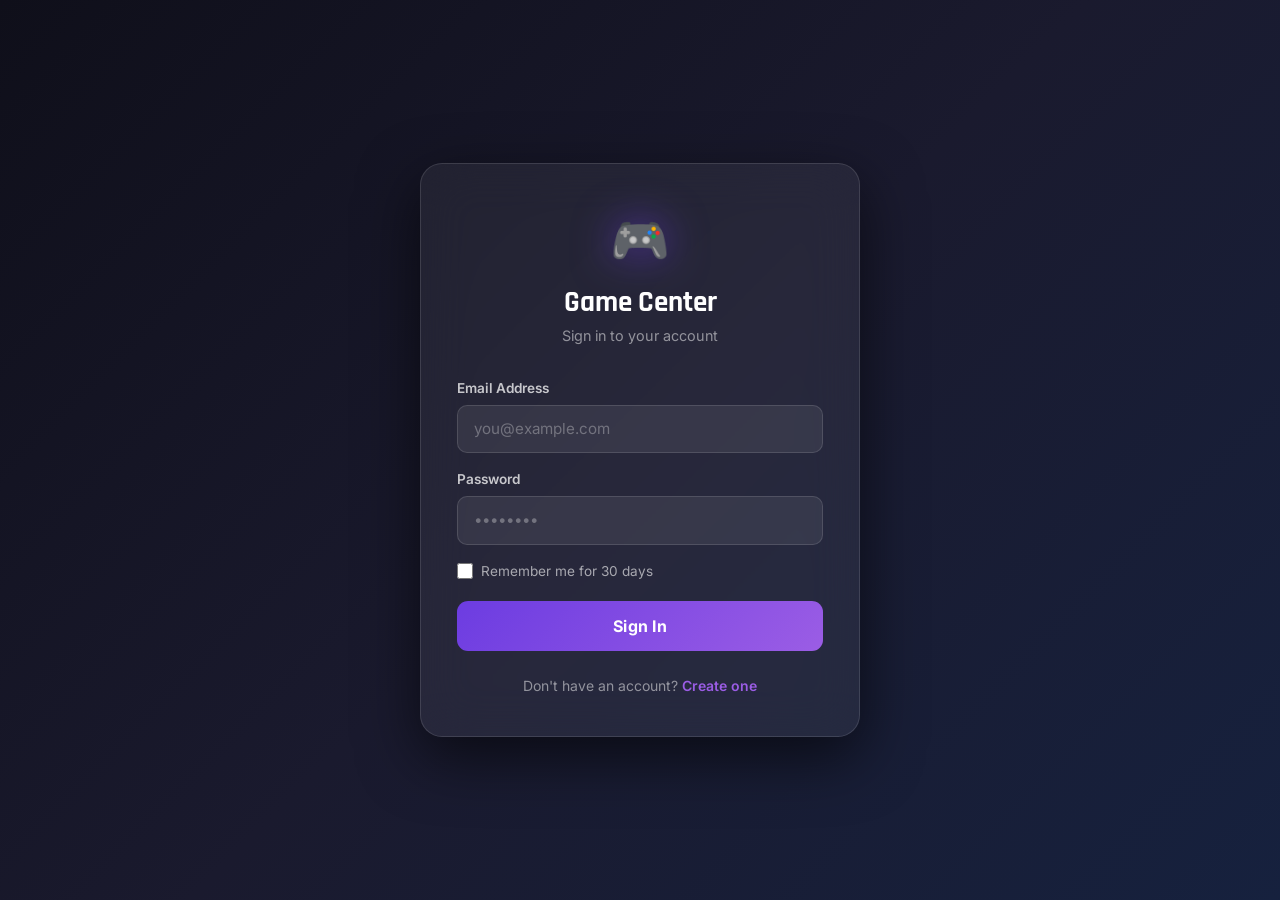
<file: HTML/login.html>
<!DOCTYPE html>
<html lang="en">
<head>
  <meta charset="UTF-8">
  <meta name="viewport" content="width=device-width, initial-scale=1">
  <title>Login — Game Center</title>
  <link href="https://cdn.jsdelivr.net/npm/bootstrap@5.3.3/dist/css/bootstrap.min.css" rel="stylesheet">
  <link rel="stylesheet" href="../css/styles.css">
  <link rel="stylesheet" href="../css/auth.css">
  <link rel="icon" type="image/png" href="../assets/profile.png">
</head>
<body class="auth-page">

  <div class="auth-wrapper">
    <div class="auth-card">
      <div class="auth-brand">
        <div class="auth-logo">🎮</div>
        <h1>Game Center</h1>
        <p>Sign in to your account</p>
      </div>

      <div id="authAlert"></div>

      <!-- ✅ Updated action path -->
      <form method="POST" action="../features/auth/login.php" class="auth-form">
        <div class="form-group-auth">
          <label>Email Address</label>
          <input type="email" name="email" placeholder="you@example.com" required autocomplete="email">
        </div>
        <div class="form-group-auth">
          <label>Password</label>
          <input type="password" name="password" placeholder="••••••••" required autocomplete="current-password">
        </div>
        <div class="form-check-auth">
          <label>
            <input type="checkbox" name="remember"> Remember me for 30 days
          </label>
        </div>
        <button type="submit" class="btn-auth-primary">Sign In</button>
      </form>

      <div class="auth-footer">
        Don't have an account? <a href="register.html">Create one</a>
      </div>
    </div>
  </div>

  <script>
    const params = new URLSearchParams(window.location.search);
    const alertDiv = document.getElementById('authAlert');
    if (params.get('error')) {
      alertDiv.innerHTML = `<div class="alert-auth alert-auth-danger">${decodeURIComponent(params.get('error'))}</div>`;
    }
    if (params.get('success')) {
      alertDiv.innerHTML = `<div class="alert-auth alert-auth-success">${decodeURIComponent(params.get('success'))}</div>`;
    }
  </script>
</body>
</html>
</file>
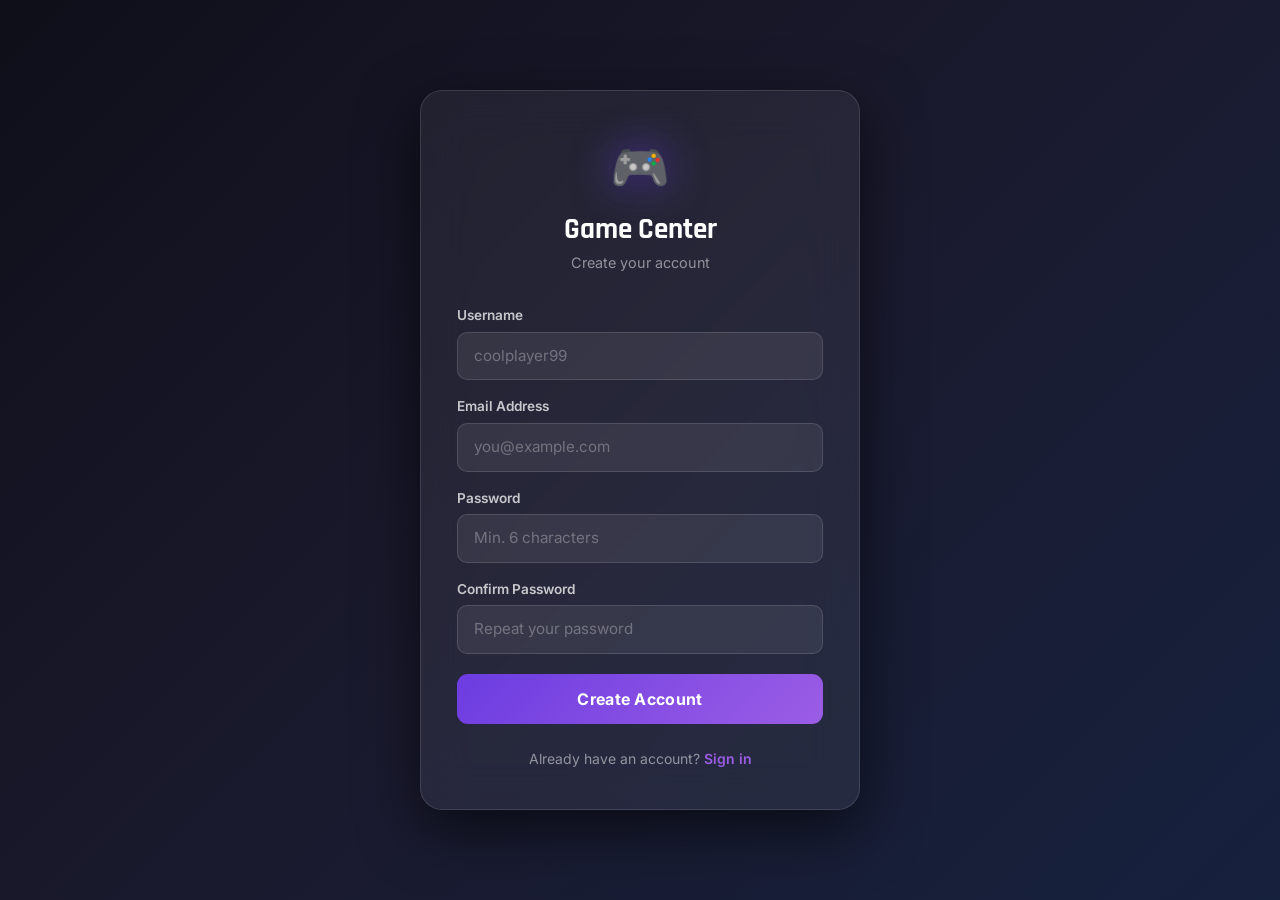
<file: HTML/register.html>
<!DOCTYPE html>
<html lang="en">
<head>
  <meta charset="UTF-8">
  <meta name="viewport" content="width=device-width, initial-scale=1">
  <title>Register — Game Center</title>
  <link href="https://cdn.jsdelivr.net/npm/bootstrap@5.3.3/dist/css/bootstrap.min.css" rel="stylesheet">
  <link rel="stylesheet" href="../css/styles.css">
  <link rel="stylesheet" href="../css/auth.css">
  <link rel="icon" type="image/png" href="../assets/profile.png">
</head>
<body class="auth-page">

  <div class="auth-wrapper">
    <div class="auth-card">
      <div class="auth-brand">
        <div class="auth-logo">🎮</div>
        <h1>Game Center</h1>
        <p>Create your account</p>
      </div>

      <div id="authAlert"></div>

      <!-- ✅ Updated action path -->
      <form method="POST" action="../features/auth/register.php" class="auth-form">
        <div class="form-group-auth">
          <label>Username</label>
          <input type="text" name="username" placeholder="coolplayer99" required minlength="3" maxlength="50">
        </div>
        <div class="form-group-auth">
          <label>Email Address</label>
          <input type="email" name="email" placeholder="you@example.com" required>
        </div>
        <div class="form-group-auth">
          <label>Password</label>
          <input type="password" name="password" placeholder="Min. 6 characters" required minlength="6">
        </div>
        <div class="form-group-auth">
          <label>Confirm Password</label>
          <input type="password" name="confirm" placeholder="Repeat your password" required>
        </div>
        <button type="submit" class="btn-auth-primary">Create Account</button>
      </form>

      <div class="auth-footer">
        Already have an account? <a href="login.html">Sign in</a>
      </div>
    </div>
  </div>

  <script>
    const params = new URLSearchParams(window.location.search);
    const alertDiv = document.getElementById('authAlert');
    if (params.get('error')) {
      alertDiv.innerHTML = `<div class="alert-auth alert-auth-danger">${decodeURIComponent(params.get('error'))}</div>`;
    }
  </script>
</body>
</html>
</file>
<file: css/styles.css>
/* ============================================================
   Game Center Store — styles.css  (v2, fully backward-compatible)
   ============================================================ */

@import url('https://fonts.googleapis.com/css2?family=Rajdhani:wght@500;600;700&family=Inter:wght@400;500;600&display=swap');

/* ── Root Variables ──────────────────────────────────────────────────────── */
:root {
  --gc-bg-1:      #0f0f1a;
  --gc-bg-2:      #1a1a2e;
  --gc-bg-3:      #16213e;
  --gc-purple:    #6c3ce1;
  --gc-purple-2:  #9b5de5;
  --gc-pink:      #ff6b9d;
  --gc-cyan:      #00d4ff;
  --gc-glass:     rgba(255,255,255,0.06);
  --gc-glass-b:   rgba(255,255,255,0.12);
  --gc-radius:    14px;
  --gc-shadow:    0 8px 32px rgba(0,0,0,0.5);
}

/* ── Reset / Base ────────────────────────────────────────────────────────── */
*, *::before, *::after { box-sizing: border-box; }

body {
  background: linear-gradient(135deg, var(--gc-bg-1) 0%, var(--gc-bg-2) 50%, var(--gc-bg-3) 100%);
  min-height: 100vh;
  color: #fff;
  font-family: 'Inter', sans-serif;
  margin: 0;
  padding: 0;
}

/* ── Navbar ──────────────────────────────────────────────────────────────── */
.gc-navbar {
  display: flex;
  align-items: center;
  justify-content: space-between;
  padding: 14px 32px;
  background: rgba(10,10,25,0.7);
  backdrop-filter: blur(20px);
  border-bottom: 1px solid rgba(255,255,255,0.08);
  position: sticky;
  top: 0;
  z-index: 100;
}

.gc-nav-brand {
  display: flex;
  align-items: center;
  gap: 10px;
  font-family: 'Rajdhani', sans-serif;
  font-size: 1.4rem;
  font-weight: 700;
  color: #fff;
  letter-spacing: .5px;
}

.gc-nav-actions {
  display: flex;
  align-items: center;
  gap: 8px;
  flex-wrap: wrap;
}

.gc-nav-link {
  color: rgba(255,255,255,0.75);
  text-decoration: none;
  padding: 6px 14px;
  border-radius: 8px;
  font-size: .875rem;
  font-weight: 500;
  transition: all .2s;
  white-space: nowrap;
}
.gc-nav-link:hover { background: var(--gc-glass-b); color: #fff; }

.gc-nav-link-primary {
  background: linear-gradient(135deg, var(--gc-purple), var(--gc-purple-2));
  color: #fff !important;
}
.gc-nav-link-primary:hover { opacity: .9; }

.gc-nav-link-danger { color: #ff6b6b !important; }
.gc-nav-link-danger:hover { background: rgba(255,107,107,.1); }

.gc-nav-user {
  color: rgba(255,255,255,0.6);
  font-size: .875rem;
  padding: 6px 10px;
}

.gc-nav-cart { position: relative; }

.cart-badge {
  display: inline-flex;
  align-items: center;
  justify-content: center;
  min-width: 18px;
  height: 18px;
  background: var(--gc-pink);
  color: #fff;
  border-radius: 9px;
  font-size: .7rem;
  font-weight: 700;
  padding: 0 4px;
  margin-left: 4px;
  vertical-align: middle;
}

/* ── Hero / Search ───────────────────────────────────────────────────────── */
.gc-hero { text-align: center; padding: 48px 20px 32px; }

.store-title {
  font-family: 'Rajdhani', sans-serif;
  font-size: clamp(2rem, 6vw, 4rem);
  font-weight: 700;
  margin: 0 0 28px;
  background: linear-gradient(135deg, #fff 0%, var(--gc-cyan) 60%, var(--gc-purple-2) 100%);
  -webkit-background-clip: text;
  -webkit-text-fill-color: transparent;
  background-clip: text;
  text-shadow: none;
}

.search-bar {
  display: flex;
  justify-content: center;
}

.search-bar input,
.search-bar .form-control {
  width: 100%;
  max-width: 540px;
  padding: 14px 22px;
  border: 1.5px solid rgba(255,255,255,0.12);
  border-radius: 50px;
  background: rgba(255,255,255,0.08);
  color: #fff;
  font-size: 1rem;
  backdrop-filter: blur(10px);
  transition: all .25s;
  box-shadow: 0 4px 20px rgba(0,0,0,0.3);
}
.search-bar input:focus, .search-bar .form-control:focus {
  outline: none;
  border-color: var(--gc-purple);
  background: rgba(255,255,255,0.12);
  box-shadow: 0 0 0 3px rgba(108,60,225,.25);
  color: #fff;
}
.search-bar input::placeholder { color: rgba(255,255,255,0.45); }

/* ── Game Cards ──────────────────────────────────────────────────────────── */
.card-glass {
  background: var(--gc-glass);
  border: 1px solid rgba(255,255,255,0.1);
  border-radius: var(--gc-radius);
  backdrop-filter: blur(16px);
  box-shadow: var(--gc-shadow);
  transition: transform .3s ease, box-shadow .3s ease, border-color .3s;
  cursor: pointer;
  overflow: hidden;
}
.card-glass:hover {
  transform: translateY(-6px) scale(1.02);
  box-shadow: 0 16px 48px rgba(0,0,0,.7);
  border-color: rgba(108,60,225,.4);
}

.game-img {
  height: 200px;
  object-fit: cover;
  width: 100%;
}

.genre-tag {
  background: linear-gradient(135deg, var(--gc-pink), #ff4d8a);
  font-size: .72rem;
  padding: 4px 10px;
  border-radius: 20px;
  color: #fff;
  display: inline-block;
  font-weight: 600;
  letter-spacing: .3px;
}

.price-badge {
  background: linear-gradient(135deg, var(--gc-purple), var(--gc-purple-2));
  color: #fff;
  padding: 6px 14px;
  border-radius: 10px;
  font-weight: 700;
  font-size: .95rem;
}

/* ── Floating Add Button ─────────────────────────────────────────────────── */
.floating-btn {
  position: fixed;
  bottom: 30px;
  right: 30px;
  background: linear-gradient(135deg, var(--gc-purple), var(--gc-purple-2));
  color: #fff;
  border: none;
  padding: 15px 26px;
  border-radius: 50px;
  font-size: 1rem;
  font-weight: 700;
  box-shadow: 0 8px 30px rgba(108,60,225,.5);
  transition: all .3s;
  z-index: 50;
  letter-spacing: .3px;
}
.floating-btn:hover {
  transform: scale(1.08) translateY(-2px);
  box-shadow: 0 12px 40px rgba(108,60,225,.7);
}

/* ── Forms ───────────────────────────────────────────────────────────────── */
.gc-form {
  background: var(--gc-glass);
  border: 1px solid rgba(255,255,255,0.12);
  border-radius: 18px;
  padding: 32px;
  backdrop-filter: blur(16px);
  box-shadow: var(--gc-shadow);
}

/* Override Bootstrap form-control to match theme */
.form-control, .form-select {
  background: rgba(255,255,255,0.08) !important;
  border: 1px solid rgba(255,255,255,0.14) !important;
  color: #fff !important;
  border-radius: 10px;
  padding: 10px 15px;
  transition: all .25s;
}
.form-control:focus, .form-select:focus {
  background: rgba(255,255,255,0.14) !important;
  border-color: var(--gc-purple) !important;
  box-shadow: 0 0 0 3px rgba(108,60,225,.2) !important;
  outline: none;
  color: #fff !important;
}
.form-control::placeholder { color: rgba(255,255,255,0.4); font-style: italic; }
.form-label { color: rgba(255,255,255,.85); font-weight: 600; font-size: .9rem; margin-bottom: 6px; }
.form-text { font-size: .8rem; }

/* ── Buttons ─────────────────────────────────────────────────────────────── */
.btn {
  border-radius: 10px;
  font-weight: 600;
  padding: 10px 20px;
  transition: all .25s;
  letter-spacing: .3px;
}
.btn-primary {
  background: linear-gradient(135deg, var(--gc-purple), var(--gc-purple-2)) !important;
  border: none !important;
  box-shadow: 0 4px 15px rgba(108,60,225,.4);
}
.btn-primary:hover { opacity: .9; transform: translateY(-1px); box-shadow: 0 6px 20px rgba(108,60,225,.6); }
.btn-secondary { background: rgba(255,255,255,.12) !important; border: 1px solid rgba(255,255,255,.2) !important; color: #fff !important; }
.btn-success  { background: linear-gradient(135deg, #1a7a4a, #28a865) !important; border: none !important; }
.btn-danger   { background: linear-gradient(135deg, #c0392b, #e74c3c) !important; border: none !important; }

/* ── Modal ───────────────────────────────────────────────────────────────── */
.modal-content {
  background: linear-gradient(160deg, #1a1a2e, #16213e);
  border: 1px solid rgba(255,255,255,0.1);
  border-radius: 18px;
  box-shadow: 0 20px 60px rgba(0,0,0,.8);
  color: #fff;
}
.modal-header { border-bottom: 1px solid rgba(255,255,255,0.08); }
.modal-footer { border-top: 1px solid rgba(255,255,255,0.08); }

/* ── Toast Notifications ─────────────────────────────────────────────────── */
.toast-notification {
  padding: 12px 20px;
  border-radius: 10px;
  color: #fff;
  font-weight: 500;
  font-size: .9rem;
  opacity: 0;
  transform: translateX(20px);
  transition: all .35s ease;
  min-width: 220px;
  box-shadow: 0 4px 20px rgba(0,0,0,.4);
}
.toast-notification.toast-visible { opacity: 1; transform: translateX(0); }
.toast-success { background: linear-gradient(135deg, #1a7a4a, #28a865); }
.toast-danger  { background: linear-gradient(135deg, #c0392b, #e74c3c); }
.toast-info    { background: linear-gradient(135deg, var(--gc-purple), var(--gc-purple-2)); }

/* ── Scrollbar ───────────────────────────────────────────────────────────── */
::-webkit-scrollbar { width: 8px; }
::-webkit-scrollbar-track { background: var(--gc-bg-1); }
::-webkit-scrollbar-thumb { background: rgba(255,255,255,.15); border-radius: 4px; }
::-webkit-scrollbar-thumb:hover { background: rgba(255,255,255,.25); }

/* =============================================================
   NAVBAR PROFILE LINK + AVATAR  — replaces all previous attempts
   ============================================================= */

/* The profile anchor: flex row, vertically centered */
.gc-nav-profile-link {
  display: flex !important;
  align-items: center !important;
  gap: 8px !important;
  height: 32px !important;   /* 🔴 CRITICAL */
}
.gc-nav-profile-link:hover {
  background: rgba(255,255,255,0.1) !important;
}
.gc-nav-actions {
  display: flex;
  align-items: center; /* 🔴 CRITICAL */
}
/* Username text */
.gc-nav-username {
  font-size: .875rem !important;
  font-weight: 500 !important;
  color: rgba(255,255,255,.75) !important;
  white-space: nowrap !important;
  transition: color .2s !important;
}
.gc-nav-profile-link:hover .gc-nav-username {
  color: #fff !important;
}

/* The avatar container — THIS is the circle, not the img */
.gc-nav-avatar-wrap {
  /* Hard-lock to exactly 32x32. No exceptions. */
  display: block !important;
  width: 32px !important;
  height: 32px !important;
  min-width: 32px !important;
  max-width: 32px !important;
  min-height: 32px !important;
  max-height: 32px !important;
  flex-shrink: 0 !important;
  flex-grow: 0 !important;
  border-radius: 50% !important;
  overflow: hidden !important;                    /* clips the image into the circle */
  background: linear-gradient(135deg, var(--gc-purple), var(--gc-purple-2));
  border: 2px solid rgba(108, 60, 225, 0.6) !important;
  box-sizing: border-box !important;
  position: relative !important;
}

/* The actual <img> — fills 100% of the wrap, goes nowhere else */
.gc-nav-avatar-wrap .gc-nav-avatar {
  display: block !important;
  position: absolute !important;
  inset: 0 !important;               /* top:0; right:0; bottom:0; left:0 */
  width: 100% !important;
  height: 100% !important;
  object-fit: cover !important;
  object-position: center !important;
  border-radius: 0 !important;       /* wrap handles the circle, not the img */
  margin: 0 !important;
  padding: 0 !important;
}

/* Initials fallback — also fills the wrap */
.gc-nav-avatar-wrap .gc-nav-avatar-initials {
  display: flex !important;
  position: absolute !important;
  inset: 0 !important;
  width: 100% !important;
  height: 100% !important;
  align-items: center !important;
  justify-content: center !important;
  font-size: .65rem !important;
  font-weight: 700 !important;
  color: #fff !important;
  font-family: 'Rajdhani', sans-serif !important;
  letter-spacing: .5px !important;
  margin: 0 !important;
  padding: 0 !important;
}

/* ── User cell in tables (admin panel) ───────────────────────────────────── */
.user-cell {
  display: flex;
  align-items: center;
  gap: 10px;
}

.user-mini-avatar-wrap {
  width: 36px;
  height: 36px;
  min-width: 36px;
  border-radius: 50%;
  flex-shrink: 0;
  position: relative;
  overflow: hidden;
}

.user-mini-avatar {
  width: 36px;
  height: 36px;
  border-radius: 50%;
  object-fit: cover;
  display: block;
  border: 2px solid rgba(108,60,225,0.4);
}

.user-mini-initials {
  width: 36px;
  height: 36px;
  border-radius: 50%;
  background: linear-gradient(135deg, var(--gc-purple), var(--gc-purple-2));
  display: flex;
  align-items: center;
  justify-content: center;
  font-size: .7rem;
  font-weight: 700;
  color: #fff;
  font-family: 'Rajdhani', sans-serif;
  letter-spacing: .5px;
  border: 2px solid rgba(108,60,225,0.4);
}

/* ── Role badges ─────────────────────────────────────────────────────────── */
.role-badge {
  display: inline-block;
  padding: 3px 10px;
  border-radius: 20px;
  font-size: .72rem;
  font-weight: 700;
  letter-spacing: .3px;
  white-space: nowrap;
}
.role-admin {
  background: rgba(108,60,225,.2);
  border: 1px solid rgba(108,60,225,.4);
  color: #c4a8ff;
}
.role-user {
  background: rgba(0,212,255,.12);
  border: 1px solid rgba(0,212,255,.3);
  color: #7ee8ff;
}

/* ════════════════════════════════════════════════════════════════
   LIBRARY FEATURE — append to end of css/styles.css
═══════════════════════════════════════════════════════════════════ */

/* ── "Add to Library" button on store cards ─────────────────────────────── */
.btn-lib-card {
  display: inline-flex;
  align-items: center;
  gap: 5px;
  padding: 5px 12px;
  border-radius: 8px;
  border: 1px solid rgba(0,212,255,.4);
  background: rgba(0,212,255,.1);
  color: #7ee8ff;
  font-size: .75rem;
  font-weight: 700;
  cursor: pointer;
  white-space: nowrap;
  transition: all .22s;
  letter-spacing: .2px;
}
.btn-lib-card:hover {
  background: rgba(0,212,255,.2);
  border-color: rgba(0,212,255,.7);
  color: #fff;
  transform: translateY(-1px);
}
.btn-lib-card.owned,
.btn-lib-card[disabled] {
  border-color: rgba(40,168,101,.4);
  background: rgba(40,168,101,.12);
  color: #7effc2;
  cursor: default;
  transform: none;
}

/* ── "In Library" overlay badge on game card image ──────────────────────── */
.owned-store-badge {
  position: absolute;
  top: 10px;
  right: 10px;
  background: linear-gradient(135deg, #1a7a4a, #28a865);
  color: #fff;
  font-size: .68rem;
  font-weight: 700;
  padding: 3px 10px;
  border-radius: 20px;
  letter-spacing: .4px;
  text-transform: uppercase;
  box-shadow: 0 2px 10px rgba(40,168,101,.5);
  z-index: 2;
  pointer-events: none;
}

/* ── Library nav link ────────────────────────────────────────────────────── */
.gc-nav-library {
  position: relative;
}
</file>
<file: css/auth.css>
/* css/auth.css — Login & Register pages */

.auth-page {
  display: flex;
  align-items: center;
  justify-content: center;
  min-height: 100vh;
  padding: 20px;
}

.auth-wrapper {
  width: 100%;
  max-width: 440px;
}

.auth-card {
  background: rgba(255,255,255,0.06);
  border: 1px solid rgba(255,255,255,0.12);
  border-radius: 22px;
  padding: 40px 36px;
  backdrop-filter: blur(24px);
  box-shadow: 0 20px 60px rgba(0,0,0,.6);
}

.auth-brand {
  text-align: center;
  margin-bottom: 32px;
}

.auth-logo {
  font-size: 3rem;
  margin-bottom: 10px;
  filter: drop-shadow(0 0 20px rgba(108,60,225,.6));
}

.auth-brand h1 {
  font-family: 'Rajdhani', sans-serif;
  font-size: 1.8rem;
  font-weight: 700;
  color: #fff;
  margin: 0 0 4px;
}

.auth-brand p {
  color: rgba(255,255,255,.5);
  font-size: .9rem;
  margin: 0;
}

/* Form groups */
.auth-form {
  display: flex;
  flex-direction: column;
  gap: 16px;
}

.form-group-auth {
  display: flex;
  flex-direction: column;
  gap: 6px;
}

.form-group-auth label {
  font-size: .85rem;
  font-weight: 600;
  color: rgba(255,255,255,.75);
}

.form-group-auth input {
  background: rgba(255,255,255,0.08);
  border: 1.5px solid rgba(255,255,255,0.12);
  border-radius: 10px;
  padding: 12px 16px;
  color: #fff;
  font-size: .95rem;
  transition: all .25s;
  outline: none;
  width: 100%;
}
.form-group-auth input:focus {
  background: rgba(255,255,255,0.12);
  border-color: var(--gc-purple, #6c3ce1);
  box-shadow: 0 0 0 3px rgba(108,60,225,.2);
}
.form-group-auth input::placeholder { color: rgba(255,255,255,.3); }

.form-check-auth label {
  display: flex;
  align-items: center;
  gap: 8px;
  font-size: .85rem;
  color: rgba(255,255,255,.6);
  cursor: pointer;
}
.form-check-auth input[type="checkbox"] { width: 16px; height: 16px; cursor: pointer; }

.btn-auth-primary {
  width: 100%;
  padding: 13px;
  background: linear-gradient(135deg, #6c3ce1, #9b5de5);
  border: none;
  border-radius: 11px;
  color: #fff;
  font-size: 1rem;
  font-weight: 700;
  cursor: pointer;
  transition: all .25s;
  letter-spacing: .3px;
  margin-top: 4px;
}
.btn-auth-primary:hover {
  opacity: .9;
  transform: translateY(-1px);
  box-shadow: 0 6px 20px rgba(108,60,225,.5);
}

.auth-footer {
  text-align: center;
  margin-top: 24px;
  font-size: .875rem;
  color: rgba(255,255,255,.5);
}
.auth-footer a { color: #9b5de5; text-decoration: none; font-weight: 600; }
.auth-footer a:hover { text-decoration: underline; }

/* Alerts */
.alert-auth {
  border-radius: 10px;
  padding: 12px 16px;
  font-size: .875rem;
  margin-bottom: 16px;
}
.alert-auth-danger  { background: rgba(231,76,60,.2);  border: 1px solid rgba(231,76,60,.4);  color: #ff9d9d; }
.alert-auth-success { background: rgba(40,168,101,.2); border: 1px solid rgba(40,168,101,.4); color: #7effc2; }
</file>
